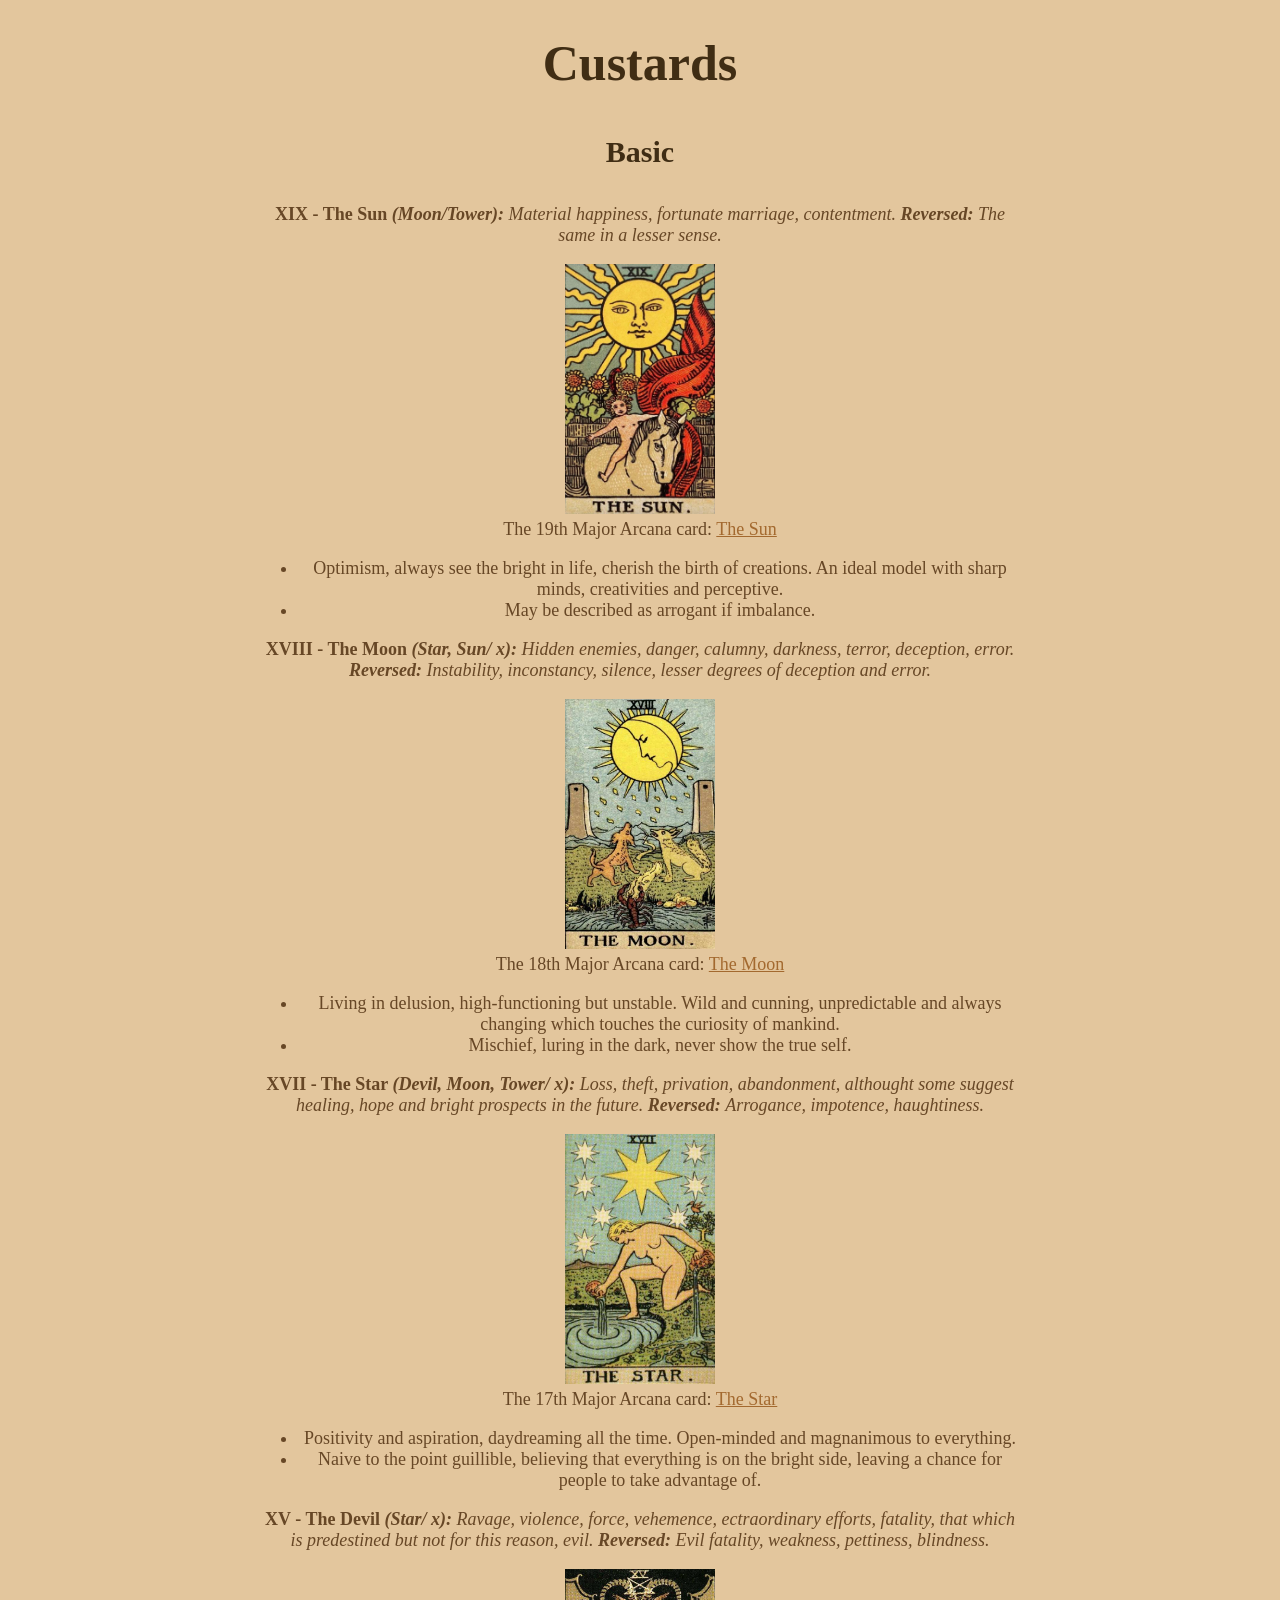
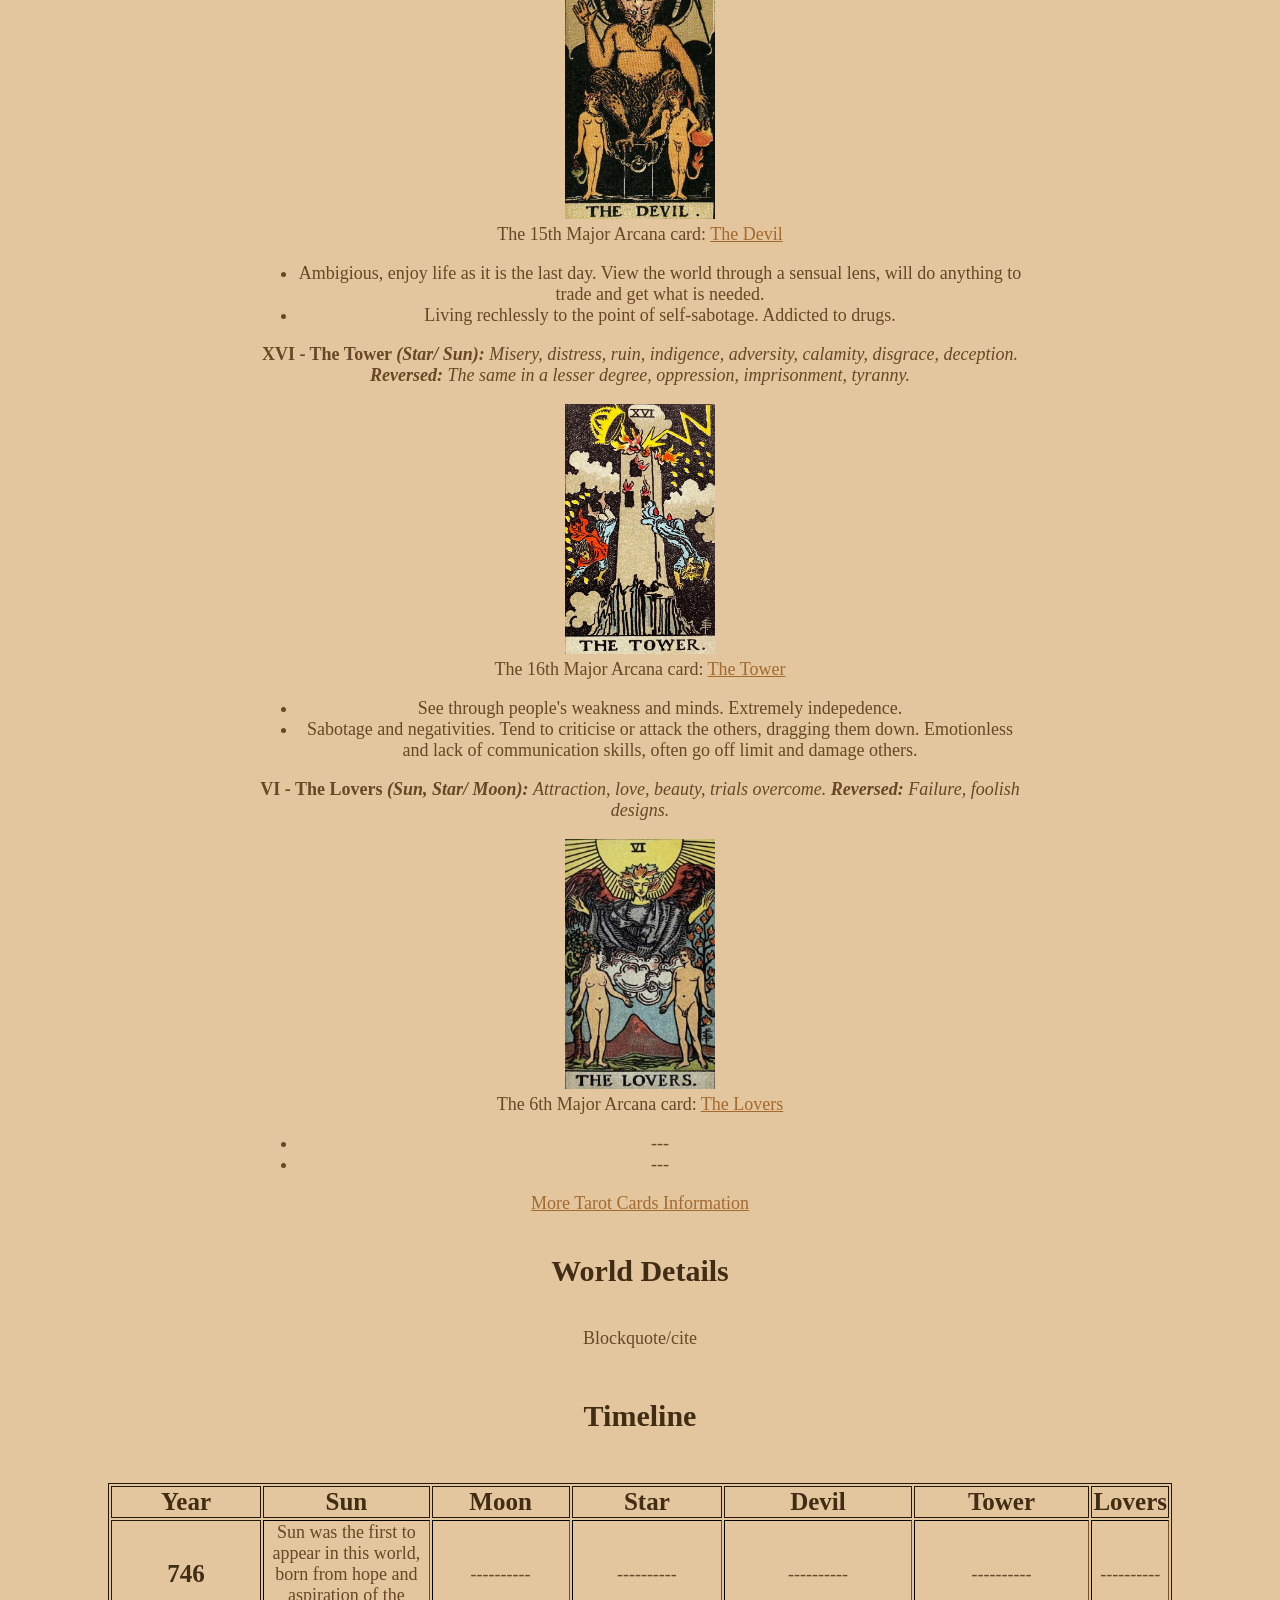
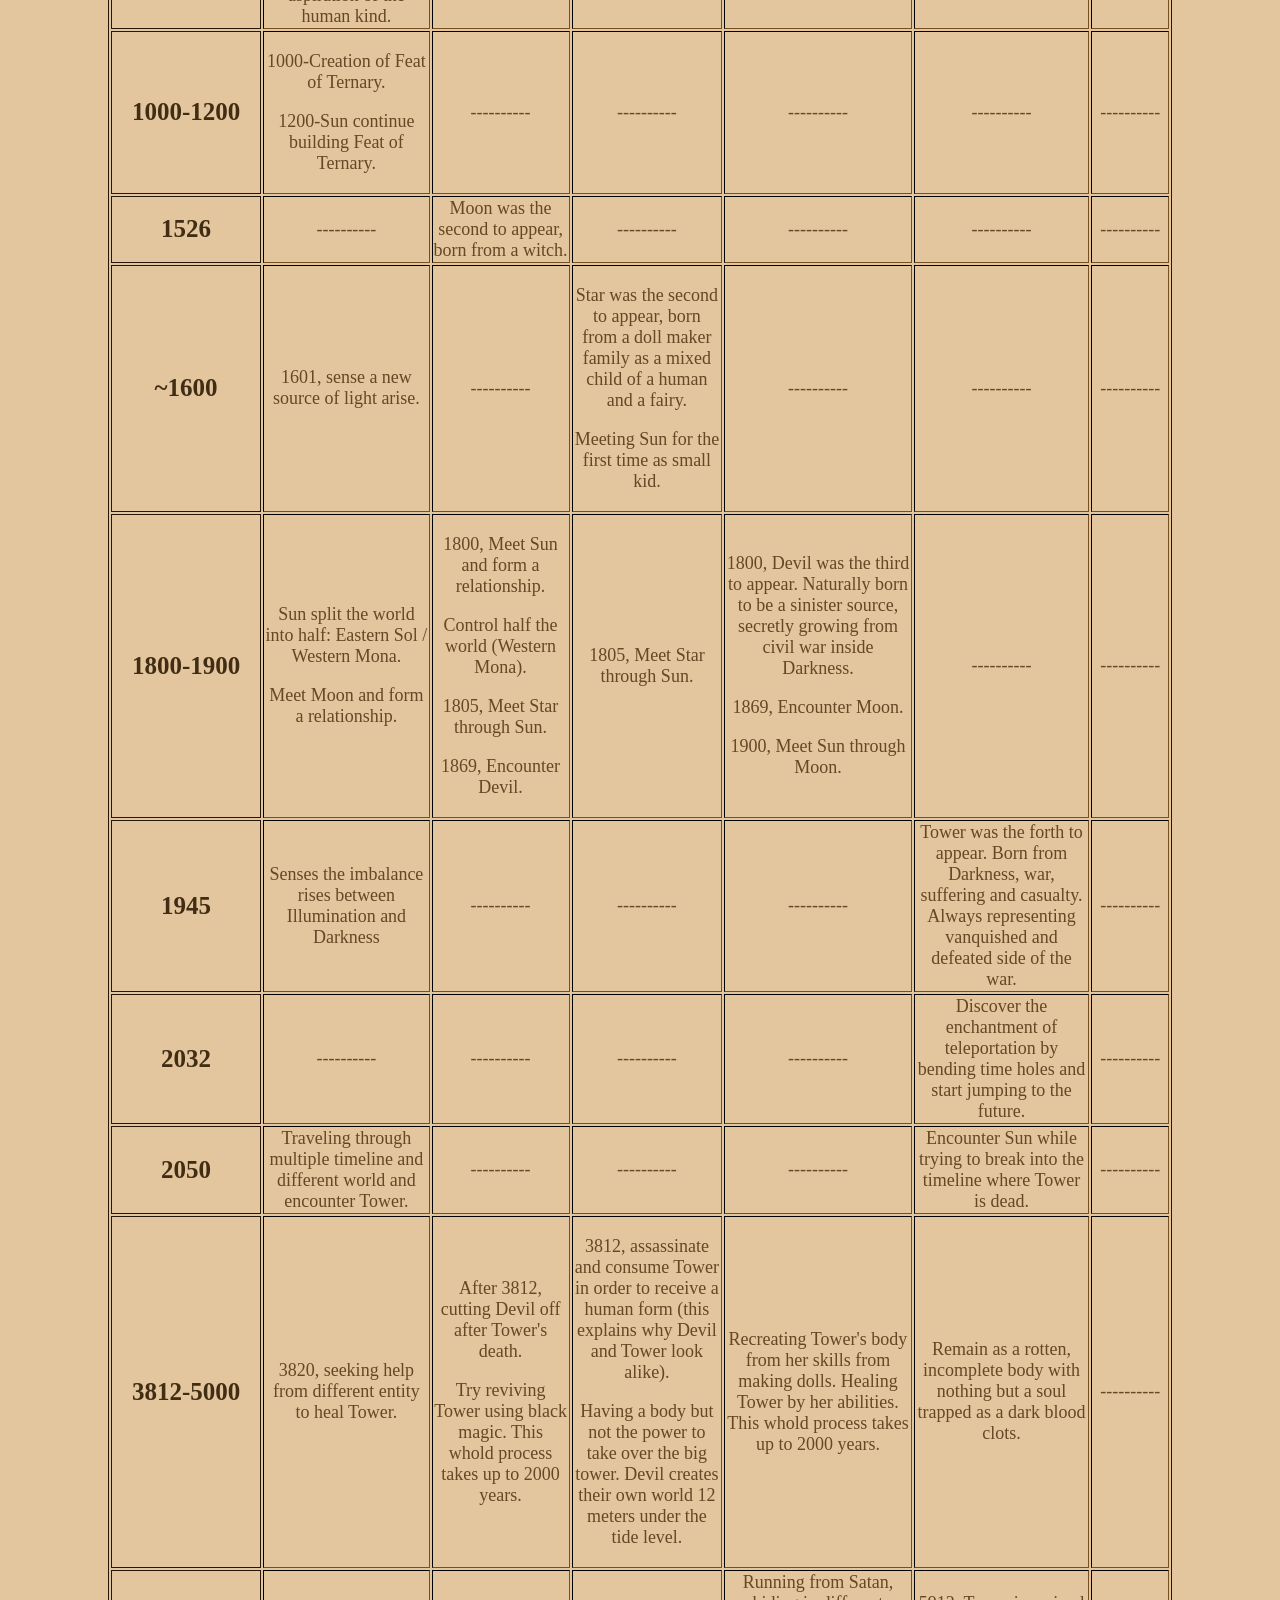
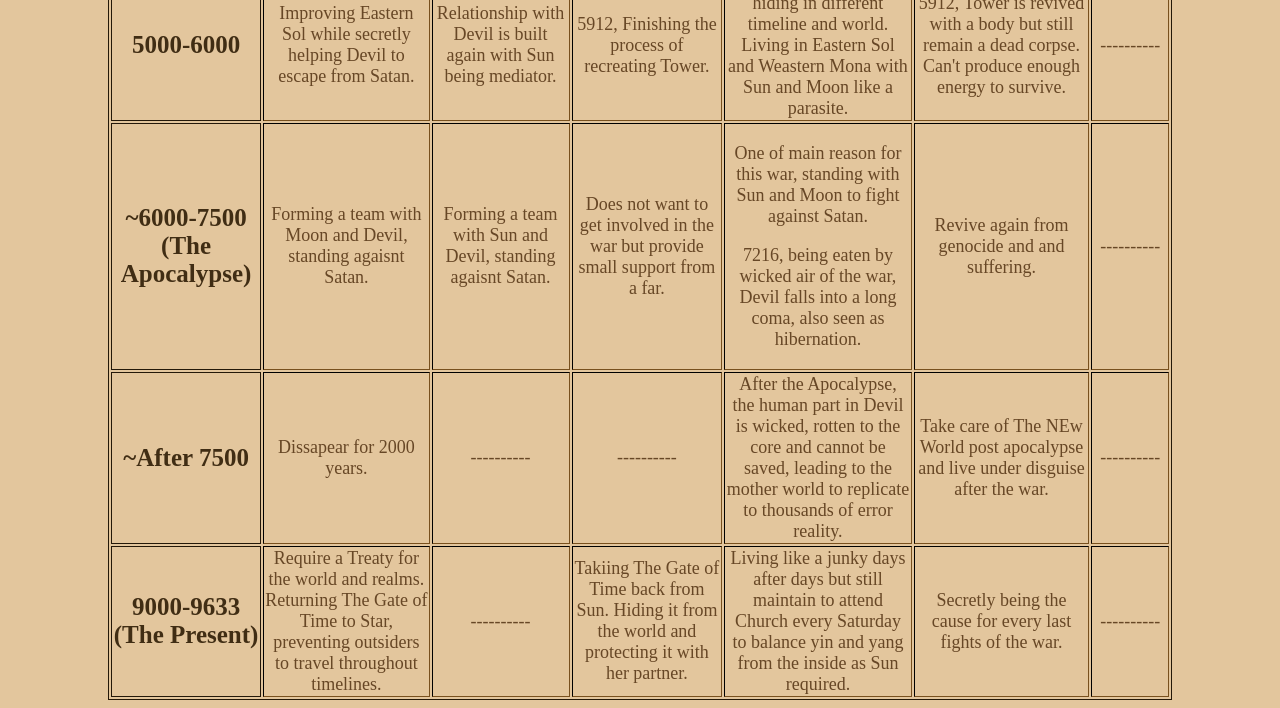
<file: index.html>
<!doctype html>
<html>
<head>
<meta charset="utf-8">
<meta name="viewport" content="width=device-width">
<title>Custards</title>
<link href="style.css" rel="stylesheet" />
</head>
<body>

<h1> Custards </h1>

<div class="basics">
	<h2> Basic </h2>

	<p>
	<strong>XIX - The Sun <em>(Moon/Tower):</strong> Material happiness, fortunate marriage, contentment. <strong>Reversed: </strong> The same in a lesser sense. </em>
	</p>

	<figure>
		<img src= "Sun.jpg" alt = "XIX - The Sun" width="150" height="250"> 
		<figcaption> The 19th Major Arcana card: <a href= "https://labyrinthos.co/blogs/tarot-card-meanings-list/the-sun-meaning-major-arcana-tarot-card-meanings">The Sun</a>
		</figcaption>
	</figure> 

	<ul>
		<li>Optimism, always see the bright in life, cherish the birth of creations. An ideal model with sharp minds, creativities and perceptive.</li>
		<li>May be described as arrogant if imbalance.</li>
	</ul>


	<p>
	<strong>XVIII - The Moon <em>(Star, Sun/ x): </strong> Hidden enemies, danger, calumny, darkness, terror, deception, error. <strong> Reversed: </strong> Instability, inconstancy, silence, lesser degrees of deception and error. </em>
	</p>

	<figure>
		<img src= "Moon.jpg" alt = "XVIII - The Moon" width="150" height="250"> 
		<figcaption> The 18th Major Arcana card: <a href= "https://labyrinthos.co/blogs/tarot-card-meanings-list/the-moon-meaning-major-arcana-tarot-card-meanings">The Moon</a>
		</figcaption>
	</figure> 

	<ul>
		<li>Living in delusion, high-functioning but unstable. Wild and cunning, unpredictable and always changing which touches the curiosity of mankind.</li>
		<li>Mischief, luring in the dark, never show the true self.</li>
	</ul>


	<p>
	<strong>XVII - The Star <em>(Devil, Moon, Tower/ x): </strong> Loss, theft, privation, abandonment, althought some suggest healing, hope and bright prospects in the future. <strong> Reversed: </strong> Arrogance, impotence, haughtiness. </em>
	</p>

	<figure>
		<img src= "Star.jpg" alt = "XVII - The Star" width="150" height="250"> 
		<figcaption> The 17th Major Arcana card: <a href= "https://labyrinthos.co/blogs/tarot-card-meanings-list/the-star-meaning-major-arcana-tarot-card-meanings">The Star</a>
		</figcaption>
	</figure> 

	<ul>
		<li>Positivity and aspiration, daydreaming all the time. Open-minded and magnanimous to everything.</li>
		<li>Naive to the point guillible, believing that everything is on the bright side, leaving a chance for people to take advantage of.</li>
	</ul>


	<p>
	<strong>XV - The Devil <em>(Star/ x): </strong> Ravage, violence, force, vehemence, ectraordinary efforts, fatality, that which is predestined but not for this reason, evil. <strong> Reversed: </strong> Evil fatality, weakness, pettiness, blindness. </em>
	</p>

	<figure>
		<img src= "Devil.jpg" alt = "XV - The Devil" width="150" height="250"> 
		<figcaption> The 15th Major Arcana card: <a href= "https://labyrinthos.co/blogs/tarot-card-meanings-list/the-devil-meaning-major-arcana-tarot-card-meanings">The Devil</a>
		</figcaption>
	</figure> 

	<ul>
		<li>Ambigious, enjoy life as it is the last day. View the world through a sensual lens, will do anything to trade and get what is needed. </li>
		<li>Living rechlessly to the point of self-sabotage. Addicted to drugs. </li>
	</ul>


	<p>
	<strong>XVI - The Tower <em>(Star/ Sun): </strong> Misery, distress, ruin, indigence, adversity, calamity, disgrace, deception. <strong>Reversed: </strong> The same in a lesser degree, oppression, imprisonment, tyranny. </em>
	</p>

	<figure>
		<img src= "Tower.jpg" alt = "XVI - The Tower" width="150" height="250"> 
		<figcaption> The 16th Major Arcana card: <a href= "https://labyrinthos.co/blogs/tarot-card-meanings-list/the-tower-meaning-major-arcana-tarot-card-meanings">The Tower</a>
		</figcaption>
	</figure> 

	<ul>
		<li>See through people's weakness and minds. Extremely indepedence. </li>
		<li>Sabotage and negativities. Tend to criticise or attack the others, dragging them down. Emotionless and lack of communication skills, often go off limit and damage others. </li>
	</ul>


	<p>
	<strong>VI - The Lovers <em>(Sun, Star/ Moon): </strong> Attraction, love, beauty, trials overcome. <strong> Reversed: </strong> Failure, foolish designs. </em>
	</p>

	<figure>
		<img src= "Lovers.jpg" alt = "VI - The Lovers" width="150" height="250"> 
		<figcaption> The 6th Major Arcana card: <a href= "https://labyrinthos.co/blogs/tarot-card-meanings-list/the-lovers-meaning-major-arcana-tarot-card-meanings">The Lovers</a>
		</figcaption>
	</figure> 


	<ul>
		<li> --- </li>
		<li> --- </li>
	</ul>

<a href= "https://labyrinthos.co/blogs/tarot-card-meanings-list?srsltid=AfmBOorMcMpTeeXW_ANOQG01Z4xwu60iXY-Mpw86Vu5p-5pUw0VEXSQ3"> More Tarot Cards Information </a>

</div> 


<div>
	<h3> World Details </h3>
Blockquote/cite



</div>


<div>
	<h4> Timeline </h4>
<table border="1">
	<tr>
		<th> Year </th>
		<th> Sun </th> 
		<th> Moon </th>
		<th> Star </th>
		<th> Devil </th>
		<th> Tower </th> 
		<th> Lovers </th>
	</tr>

	<tr> 
		<th> 746 </th>
		<td> Sun was the first to appear in this world, born from hope and aspiration of the human kind. </td>
		<td> ---------- </td>
		<td> ---------- </td>
		<td> ---------- </td>
		<td> ---------- </td>
		<td> ---------- </td>
	</tr>

	<tr> 
		<th> 1000-1200 </th>
		<td> <p> 1000-Creation of Feat of Ternary. </p>
			 <p> 1200-Sun continue building Feat of Ternary. </p></td>
		<td> ---------- </td>
		<td> ---------- </td>
		<td> ---------- </td>
		<td> ---------- </td>
		<td> ---------- </td>
	</tr>

	<tr> 
		<th> 1526 </th>
		<td> ---------- </td>
		<td> Moon was the second to appear, born from a witch. </td>
		<td> ---------- </td>
		<td> ---------- </td>
		<td> ---------- </td>
		<td> ---------- </td>
	</tr>

	<tr> 
		<th> ~1600 </th>
		<td> 1601, sense a new source of light arise. </td>
		<td> ---------- </td>
		<td> <p> Star was the second to appear, born from a doll maker family as a mixed child of a human and a fairy.</p> 
			 <p> Meeting Sun for the first time as small kid. </p> </td> 
		<td> ---------- </td>
		<td> ---------- </td>
		<td> ---------- </td>
	</tr>

	<tr> 
		<th> 1800-1900 </th>
		<td> <p> Sun split the world into half: Eastern Sol / Western Mona. </p> 
		     <p> Meet Moon and form a relationship. </p> </td>
		<td> <p> 1800, Meet Sun and form a relationship. </p>
			 <p> Control half the world (Western Mona). </p>
		     <p> 1805, Meet Star through Sun. </p>
		     <p> 1869, Encounter Devil. </p> </td>
		<td> 1805, Meet Star through Sun. </td> 
		<td> <p> 1800, Devil was the third to appear. Naturally born to be a sinister source, secretly growing from civil war inside Darkness. </p>
		     <p> 1869, Encounter Moon. </p>
		     <p> 1900, Meet Sun through Moon. </p> </td>
		<td> ---------- </td>
		<td> ---------- </td>
	</tr>

	<tr> 
		<th> 1945 </th>
		<td> Senses the imbalance rises between Illumination and Darkness </td>
		<td> ---------- </td>
		<td> ---------- </td> 
		<td> ---------- </td>
		<td> Tower was the forth to appear. Born from Darkness, war, suffering and casualty. Always representing vanquished and defeated side of the war.  </td>
		<td> ---------- </td>
	</tr>

	<tr> 
		<th> 2032 </th>
		<td> ---------- </td>
		<td> ---------- </td>
		<td> ---------- </td>
		<td> ---------- </td>
		<td> Discover the enchantment of teleportation by bending time holes and start jumping to the future. </td>
		<td> ---------- </td>
	</tr>

	<tr> 
		<th> 2050 </th>
		<td> Traveling through multiple timeline and different world and encounter Tower. </td>
		<td> ---------- </td>
		<td> ---------- </td>
		<td> ---------- </td>
		<td> Encounter Sun while trying to break into the timeline where Tower is dead. </td>
		<td> ---------- </td>
	</tr>

	<tr> 
		<th> 3812-5000 </th>
		<td> 3820, seeking help from different entity to heal Tower. </td>
		<td> <p> After 3812, cutting Devil off after Tower's death. </p>
		     <p> Try reviving Tower using black magic. This whold process takes up to 2000 years. </p></td>
		<td> <p> 3812, assassinate and consume Tower in order to receive a human form (this explains why Devil and Tower look alike).</p>
		     <p> Having a body but not the power to take over the big tower. Devil creates their own world 12 meters under the tide level. </td>
		<td> Recreating Tower's body from her skills from making dolls. Healing Tower by her abilities. This whold process takes up to 2000 years.  </td>
		<td> Remain as a rotten, incomplete body with nothing but a soul trapped as a dark blood clots. </td>
		<td> ---------- </td>
	</tr>

	<tr> 
		<th> 5000-6000 </th>
		<td> Improving Eastern Sol while secretly helping Devil to escape from Satan. </td>
		<td> Relationship with Devil is built again with Sun being mediator. </td>
		<td> 5912, Finishing the process of recreating Tower. </td>
		<td> Running from Satan, hiding in different timeline and world. Living in Eastern Sol and Weastern Mona with Sun and Moon like a parasite. </td>
		<td> 5912, Tower is revived with a body but still remain a dead corpse. Can't produce enough energy to survive. </td>
		<td> ---------- </td>
	</tr>

	<tr> 
		<th> ~6000-7500 (The Apocalypse) </th>
		<td> Forming a team with Moon and Devil, standing agaisnt Satan. </td>
		<td> Forming a team with Sun and Devil, standing agaisnt Satan. </td>
		<td> Does not want to get involved in the war but provide small support from a far. </td>
		<td> <p> One of main reason for this war, standing with Sun and Moon to fight against Satan. </p>
		     <p> 7216, being eaten by wicked air of the war, Devil falls into a long coma, also seen as hibernation. </td>
		<td> Revive again from genocide and and suffering. </td>
		<td> ---------- </td>
	</tr>

	<tr> 
		<th> ~After 7500 </th>
		<td> Dissapear for 2000 years. </td>
		<td> ---------- </td>
		<td> ---------- </td>
		<td> After the Apocalypse, the human part in Devil is wicked, rotten to the core and cannot be saved, leading to the mother world to replicate to thousands of error reality. </td>
		<td> Take care of The NEw World post apocalypse and live under disguise after the war. </td>
		<td> ---------- </td>
	</tr>

	<tr> 
		<th> 9000-9633 (The Present) </th>
		<td> Require a Treaty for the world and realms. Returning The Gate of Time to Star, preventing outsiders to travel throughout timelines. </td>
		<td> ---------- </td>
		<td> Takiing The Gate of Time back from Sun. Hiding it from the world and protecting it with her partner. </td>
		<td> Living like a junky days after days but still maintain to attend Church every Saturday to balance yin and yang from the inside as Sun required. </td>
		<td> Secretly being the cause for every last fights of the war. </td>
		<td> ---------- </td>
	</tr>
</table>
</div>


</body>

</html>
</file>
<file: style.css>
body {
	background-color: #E3C69D;
	font-size: 18px;
	color: #674726;
	text-align: center;
}
a {
	color: #A3692F;
}
h1 {
	text-align: center; /*Title*/
	font-size: 50px;
	color: #402d14;
}
h2, h3, h4{
	text-align: center; /*Basics/World Details/Timeline*/
	font-size: 30px;
	padding: 10px;
	color: #402d14;
}
table, th, tr {
	margin-inline: 100px;
	border: 1px solid #241809;
	text-align: center;
}
th {
	font-size: 25px;
	color: #402d14;
}
.basics {
	margin-inline: 250px;
}
</file>
